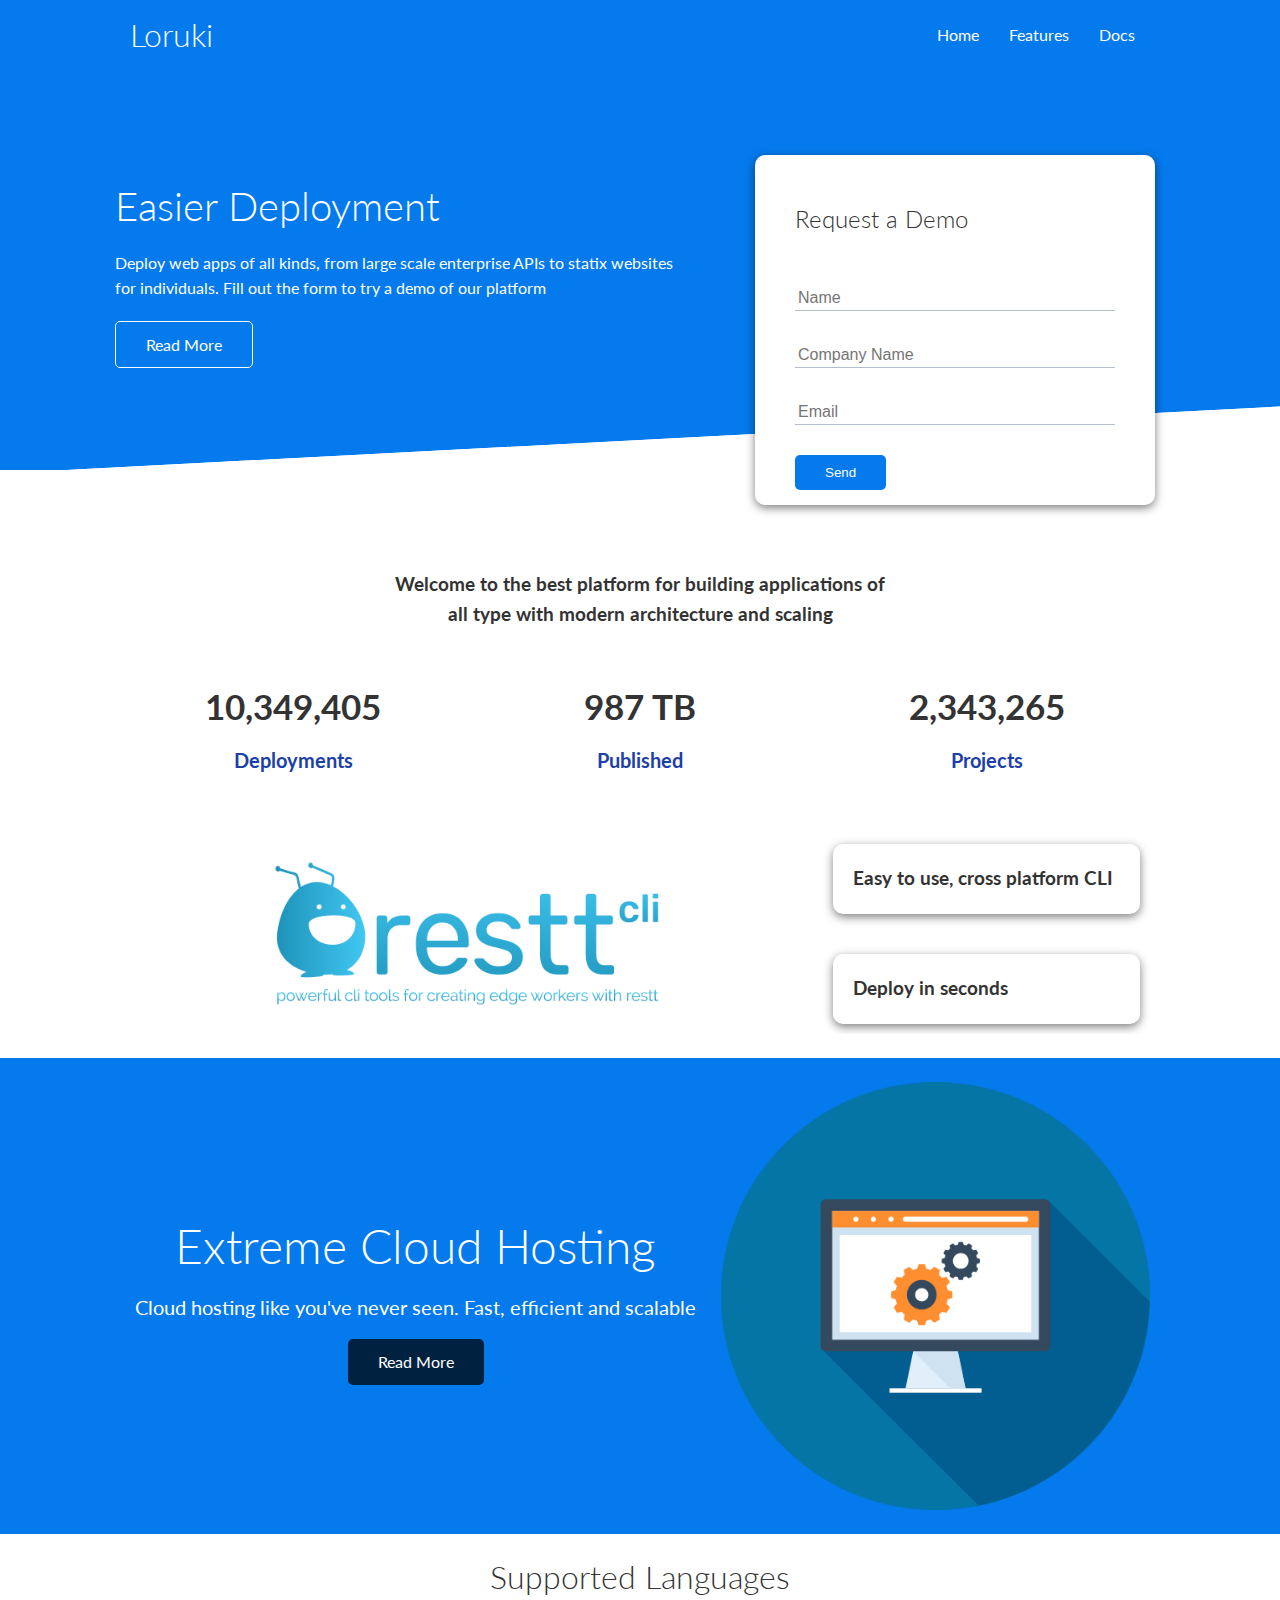
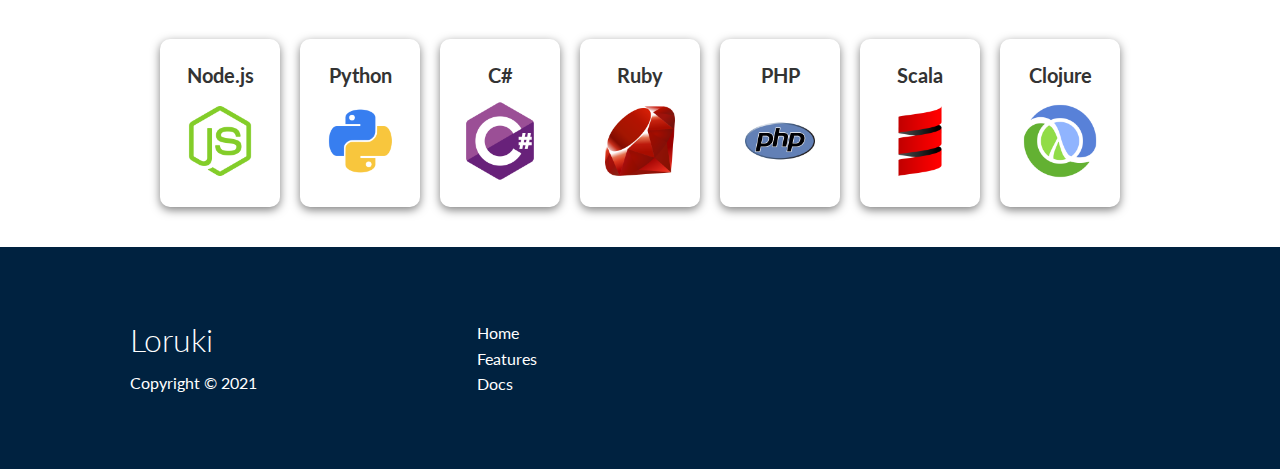
<file: index.html>
<!DOCTYPE html>
<html lang="en">
<head>
    <meta charset="UTF-8">
    <meta http-equiv="X-UA-Compatible" content="IE=edge">
    <meta name="viewport" content="width=device-width, initial-scale=1.0">
    <link rel="stylesheet" href="CSS/utilities.css">
    <link rel="stylesheet" href="CSS/index.css">
    <link rel="stylesheet" href="https://cdnjs.cloudflare.com/ajax/libs/font-awesome/5.15.2/css/all.min.css" integrity="sha512-HK5fgLBL+xu6dm/Ii3z4xhlSUyZgTT9tuc/hSrtw6uzJOvgRr2a9jyxxT1ely+B+xFAmJKVSTbpM/CuL7qxO8w==" crossorigin="anonymous" />
    <title>Loruki | Cloud Hosting For Everyone</title>
</head>
<body>
    <!-- Navbar -->
    <div class="navbar">
        <div class="container flex">
            <h1 class="logo">Loruki</h1>
            <nav>
                <ul>
                    <li><a href="index.html">Home</a></li>
                    <li><a href="features.html">Features</a></li>
                    <li><a href="docs.html">Docs</a></li>
                </ul>
            </nav>
        </div>
    </div>

    <!-- Showcase -->
    <section class="showcase">
        <div class="container grid">
            <div class="showcase-text">
                <h1>Easier Deployment</h1>
                <p>Deploy web apps of all kinds, from large scale enterprise APIs to statix websites for individuals. Fill out the form to try a demo of our platform</p>
                <a href="features.html" class="btn btn-outline">Read More</a>
            </div>

            <div class="showcase-form card">
                <h2>Request a Demo</h2>
                <form name="contact" method="POST" netlify-honeypot="bot-field" data-netlify="true">
                    <input type="hidden" name="form-name" value="contact">
                    <p class="hidden">
                        <label>Don’t fill this out if you’re human: <input name="bot-field" /></label>
                      </p>
                    <div class="form-control">
                        <input type="text" name="name" placeholder="Name" required>
                    </div>

                    <div class="form-control">
                        <input type="text" name="company" placeholder="Company Name" required>
                    </div>

                    <div class="form-control">
                        <input type="email" name="email" placeholder="Email" required>
                    </div>
                    <input type="submit" value="Send" class="btn btn-primary">
                </form>
            </div>
        </div>
    </section>

    <!-- Stats -->
    <section class="stats">
        <div class="container">
            <h3 class="stats-heading text-center my-1">
                Welcome to the best platform for building applications of all type with modern architecture and scaling
            </h3>

            <div class="grid grid-3 text-center my-4">
                <div>
                    <i class="fas fa-server fa-3x"></i>
                    <h3>10,349,405</h3>
                    <p class="text-secondary">Deployments</p>
                </div>
                <div>
                    <i class="fas fa-upload fa-3x"></i>
                    <h3>987 TB</h3>
                    <p class="text-secondary">Published</p>
                </div>
                <div>
                    <i class="fas fa-project-diagram fa-3x"></i>
                    <h3>2,343,265</h3>
                    <p class="text-secondary">Projects</p>
                </div>
            </div>
        </div>
    </section>

    <!-- Cli -->
    <section class="cli">
        <div class="container grid">
            <img src="img/restt.png" alt="logo-node-love">
            <div class="card">
                <h3>Easy to use, cross platform CLI</h3>
            </div>
            <div class="card">
                <h3>Deploy in seconds</h3>
            </div>
        </div>
    </section>

    <!-- Cloud -->
    <section class="cloud bg-primary my-2 py-2">
        <div class="container grid">
            <div class="text-center">
                <h2 class="lg">Extreme Cloud Hosting</h2>
                <p class="lead my-1">Cloud hosting like you've never seen.
                    Fast, efficient and scalable
                </p>
                <a href="features.html" class="btn btn-dark">Read More</a>
            </div>
            <img src="img/computer_77914.png" alt="">
        </div>
    </section>

    <section class="languages">
        <h2 class="md text-center my-2">
            Supported Languages
        </h2>
        <div class="container flex">
            <div class="card">
                <h4>Node.js</h4>
                <img src="img/logo/node-js.png"  alt="">
            </div>
            
            <div class="card">
                <h4>Python</h4>
                <img src="img/logo/python.png"  alt="">
            </div>

            <div class="card">
                <h4>C#</h4>
                <img src="img/logo/c.png"  alt="">
            </div>

            <div class="card">
                <h4>Ruby</h4>
                <img src="img/logo/ruby.png"  alt="">
            </div>

            <div class="card">
                <h4>PHP</h4>
                <img src="img/logo/php.png"  alt="">
            </div>

            <div class="card">
                <h4>Scala</h4>
                <img src="img/logo/scala.png"  alt="">
            </div>

            <div class="card">
                <h4>Clojure</h4>
                <img src="img/logo/clojure.png"  alt="">
            </div>
        </div>
    </section>

    <!-- Footer -->
    <footer class="footer bg-dark py-5">
        <div class="container grid grid-3">
            <div>
                <h1>Loruki</h1>
                <p>Copyright &copy; 2021</p>
            </div>
            <nav>
                <ul>
                    <li><a href="index.html">Home</a></li>
                    <li><a href="features.html">Features</a></li>
                    <li><a href="docs.html">Docs</a></li>
                </ul>
            </nav>
            <div class="social">
                <a href="#"><i class="fab fa-github fa-2x"></i></a>
                <a href="#"><i class="fab fa-facebook fa-2x"></i></a>
                <a href="#"><i class="fab fa-instagram fa-2x"></i></a>
                <a href="#"><i class="fab fa-twitter fa-2x"></i></a>
            </div>
        </div>
    </footer>
</body>
</html>
</file>
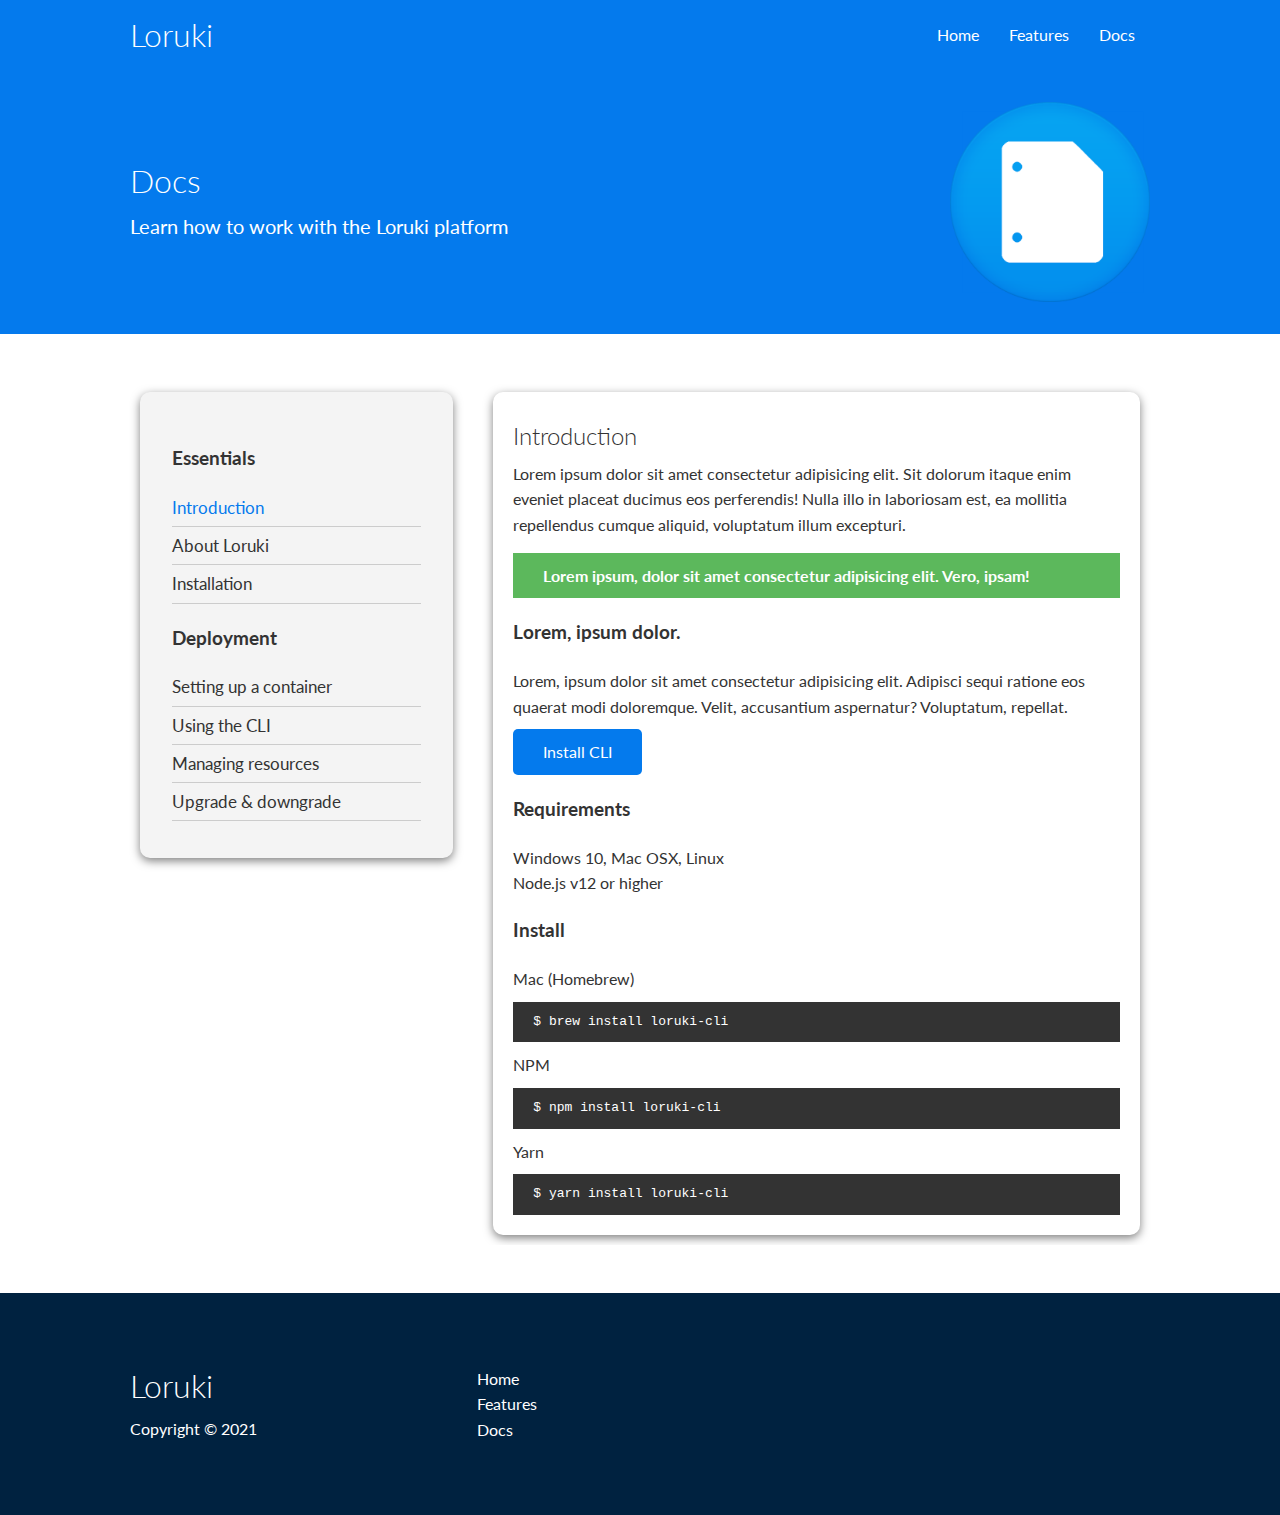
<file: docs.html>
<!DOCTYPE html>
<html lang="en">
<head>
    <meta charset="UTF-8">
    <meta http-equiv="X-UA-Compatible" content="IE=edge">
    <meta name="viewport" content="width=device-width, initial-scale=1.0">
    <link rel="stylesheet" href="CSS/utilities.css">
    <link rel="stylesheet" href="CSS/index.css">
    <link rel="stylesheet" href="https://cdnjs.cloudflare.com/ajax/libs/font-awesome/5.15.2/css/all.min.css" integrity="sha512-HK5fgLBL+xu6dm/Ii3z4xhlSUyZgTT9tuc/hSrtw6uzJOvgRr2a9jyxxT1ely+B+xFAmJKVSTbpM/CuL7qxO8w==" crossorigin="anonymous" />
    <title>Loruki | Cloud Hosting For Everyone</title>
</head>
<body>
    <!-- Navbar -->
    <div class="navbar">
        <div class="container flex">
            <h1 class="logo">Loruki</h1>
            <nav>
                <ul>
                    <li><a href="index.html">Home</a></li>
                    <li><a href="features.html">Features</a></li>
                    <li><a href="docs.html">Docs</a></li>
                </ul>
            </nav>
        </div>
    </div>

    <!-- Head -->
    <section class="docs-head bg-primary py-3">
        <div class="container grid">
            <div>
                <h1 class="xl">Docs</h1>
                <p class="lead">Learn how to work with the Loruki platform</p>
            </div>
            <img src="img/docs.png" alt="">
        </div>
    </section>

    <!-- Docs main -->
    <section class="docs-main my-4">
        <div class="container grid">
            <div class="card bg-light p-3">
                <h3 class="my-2">Essentials</h3>
                <nav>
                    <ul>
                        <li><a class="text-primary" href="#">Introduction</a></li>
                        <li><a href="#">About Loruki</a></li>
                        <li><a href="#">Installation</a></li>
                    </ul>
                </nav>

                <h3 class="my-2">Deployment</h3>
                <nav>
                    <ul>
                        <li><a href="#">Setting up a container</a></li>
                        <li><a href="#">Using the CLI</a></li>
                        <li><a href="#">Managing resources</a></li>
                        <li><a href="#">Upgrade & downgrade</a></li>
                    </ul>
                </nav>
            </div>
            <div class="card">
                <h2>Introduction</h2>
                <p>Lorem ipsum dolor sit amet consectetur adipisicing elit. Sit dolorum itaque enim eveniet placeat ducimus eos perferendis! Nulla illo in laboriosam est, ea mollitia repellendus cumque aliquid, voluptatum illum excepturi.</p>

                <div class="alert alert-success">
                    <i class="fas fa-info"></i>Lorem ipsum, dolor sit amet consectetur adipisicing elit. Vero, ipsam!
                </div>

                <h3>Lorem, ipsum dolor.</h3>
                <p>Lorem, ipsum dolor sit amet consectetur adipisicing elit. Adipisci sequi ratione eos quaerat modi doloremque. Velit, accusantium aspernatur? Voluptatum, repellat.</p>
                <a href="#" class="btn btn-praimary">Install CLI</a>

                <h3>Requirements</h3>
                <ul>
                    <li>Windows 10, Mac OSX, Linux</li>
                    <li>Node.js v12 or higher</li>
                </ul>

                <h3>Install</h3>
                <p>Mac (Homebrew)</p>
                <pre><code>$ brew install loruki-cli</code></pre>
                <p>NPM</p>
                <pre><code>$ npm install loruki-cli</code></pre>
                <p>Yarn</p>
                <pre><code>$ yarn install loruki-cli</code></pre>
            </div>
        </div>
    </section>

    <!-- Footer -->
    <footer class="footer bg-dark py-5">
        <div class="container grid grid-3">
            <div>
                <h1>Loruki</h1>
                <p>Copyright &copy; 2021</p>
            </div>
            <nav>
                <ul>
                    <li><a href="index.html">Home</a></li>
                    <li><a href="features.html">Features</a></li>
                    <li><a href="docs.html">Docs</a></li>
                </ul>
            </nav>
            <div class="social">
                <a href="#"><i class="fab fa-github fa-2x"></i></a>
                <a href="#"><i class="fab fa-facebook fa-2x"></i></a>
                <a href="#"><i class="fab fa-instagram fa-2x"></i></a>
                <a href="#"><i class="fab fa-twitter fa-2x"></i></a>
            </div>
        </div>
    </footer>
</body>
</html>
</file>
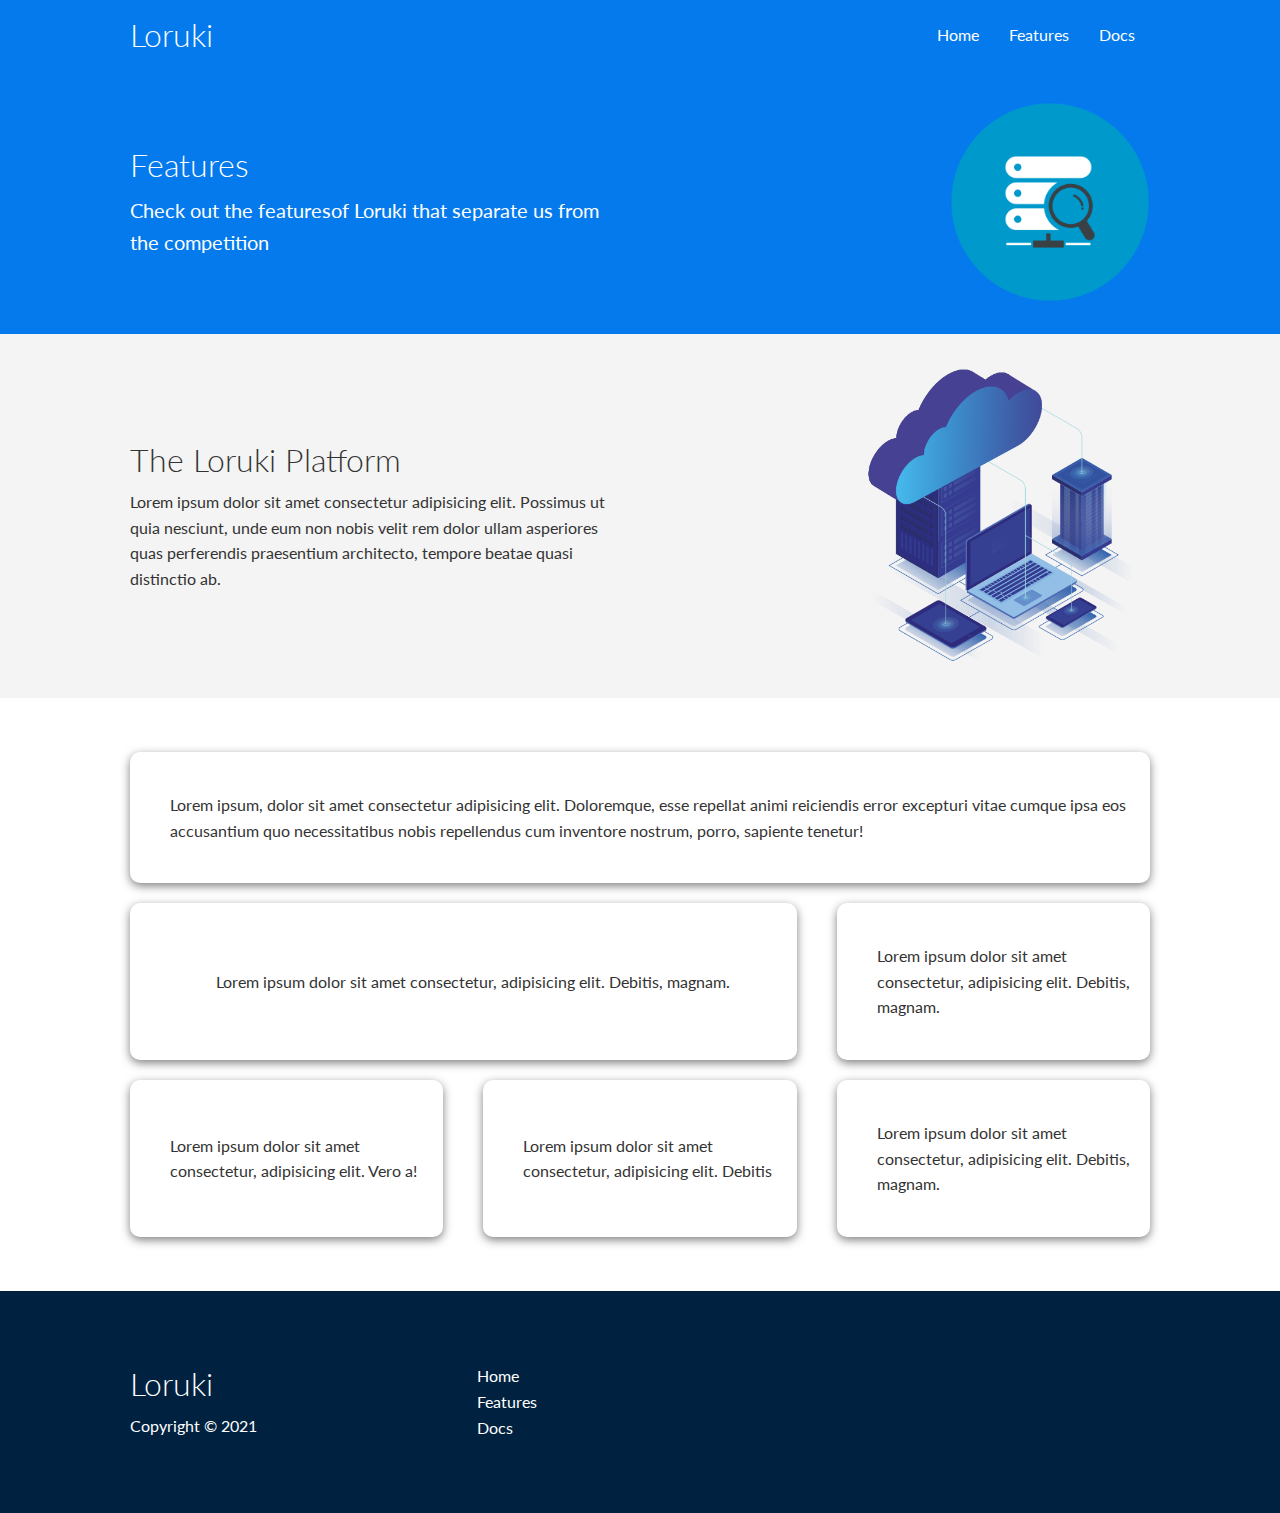
<file: features.html>
<!DOCTYPE html>
<html lang="en">
<head>
    <meta charset="UTF-8">
    <meta http-equiv="X-UA-Compatible" content="IE=edge">
    <meta name="viewport" content="width=device-width, initial-scale=1.0">
    <link rel="stylesheet" href="CSS/utilities.css">
    <link rel="stylesheet" href="CSS/index.css">
    <link rel="stylesheet" href="https://cdnjs.cloudflare.com/ajax/libs/font-awesome/5.15.2/css/all.min.css" integrity="sha512-HK5fgLBL+xu6dm/Ii3z4xhlSUyZgTT9tuc/hSrtw6uzJOvgRr2a9jyxxT1ely+B+xFAmJKVSTbpM/CuL7qxO8w==" crossorigin="anonymous" />
    <title>Loruki | Cloud Hosting For Everyone</title>
</head>
<body>
    <!-- Navbar -->
    <div class="navbar">
        <div class="container flex">
            <h1 class="logo">Loruki</h1>
            <nav>
                <ul>
                    <li><a href="index.html">Home</a></li>
                    <li><a href="features.html">Features</a></li>
                    <li><a href="docs.html">Docs</a></li>
                </ul>
            </nav>
        </div>
    </div>

    <!-- Head -->
    <section class="features-head bg-primary py-3">
        <div class="container grid">
            <div>
                <h1 class="xl">Features</h1>
                <p class="lead">Check out the featuresof Loruki that separate us from the competition</p>
            </div>
            <img src="img/server.png" alt="">
        </div>
    </section>

    <!-- Sub head -->
    <section class="features-sub-head bg-light py-3">
        <div class="container grid">
            <div>
                <h1 class="md">The Loruki Platform</h1>
                <p>Lorem ipsum dolor sit amet consectetur adipisicing elit. Possimus ut quia nesciunt, unde eum non nobis velit rem dolor ullam asperiores quas perferendis praesentium architecto, tempore beatae quasi distinctio ab.</p>
            </div>
            <img src="img/wi-fi.png" alt="">
        </div>
    </section>

    <section class="features-main my-2">
        <div class="container grid grid-3">
            <div class="card flex">
                <i class="fas fa-server fa-3x"></i>
                <p>Lorem ipsum, dolor sit amet consectetur adipisicing elit. Doloremque, esse repellat animi reiciendis error excepturi vitae cumque ipsa eos accusantium quo necessitatibus nobis repellendus cum inventore nostrum, porro, sapiente tenetur!</p>
            </div>
            <div class="card flex">
                <i class="fas fa-network-wired fa-3x"></i>
                <p>Lorem ipsum dolor sit amet consectetur, adipisicing elit. Debitis, magnam.</p>
            </div>
            <div class="card flex">
                <i class="fas fa-laptop-code fa-3x"></i>
                <p>Lorem ipsum dolor sit amet consectetur, adipisicing elit. Debitis, magnam.</p>
            </div>
            <div class="card flex">
                <i class="fas fa-database fa-3x"></i>
                <p>Lorem ipsum dolor sit amet consectetur, adipisicing elit. Vero a!</p>
            </div>
            <div class="card flex">
                <i class="fas fa-power-off fa-3x"></i>
                <p>Lorem ipsum dolor sit amet consectetur, adipisicing elit. Debitis</p>
            </div>
            <div class="card flex">
                <i class="fas fa-upload fa-3x"></i>
                <p>Lorem ipsum dolor sit amet consectetur, adipisicing elit. Debitis, magnam.</p>
            </div>
        </div>
    </section>

    <!-- Footer -->
    <footer class="footer bg-dark py-5">
        <div class="container grid grid-3">
            <div>
                <h1>Loruki</h1>
                <p>Copyright &copy; 2021</p>
            </div>
            <nav>
                <ul>
                    <li><a href="index.html">Home</a></li>
                    <li><a href="features.html">Features</a></li>
                    <li><a href="docs.html">Docs</a></li>
                </ul>
            </nav>
            <div class="social">
                <a href="#"><i class="fab fa-github fa-2x"></i></a>
                <a href="#"><i class="fab fa-facebook fa-2x"></i></a>
                <a href="#"><i class="fab fa-instagram fa-2x"></i></a>
                <a href="#"><i class="fab fa-twitter fa-2x"></i></a>
            </div>
        </div>
    </footer>
</body>
</html>
</file>
<file: CSS/utilities.css>
.container {
    max-width: 1100px;
    margin: 0 auto;
    overflow: auto;
    padding: 0 40px;
}

.card {
    background-color: #fff;
    color: #333;
    border-radius: 10px;
    box-shadow: 0 3px 10px rgba(0, 0, 0, 0.5);
    padding: 20px;
    margin: 10px;
}

.btn {
    display: inline-block;
    padding: 10px 30px;
    cursor: pointer;
    background: var(--primary-color);
    color: #fff;
    border: none;
    border-radius: 5px;
}

.btn-outline {
    background-color: transparent;
    border: 1px solid #fff;
}

.btn:hover {
    transform: scale(0.95);
}

/* Background & colored buttons */
.bg-primary,
.btn-primary {
    background-color: var(--primary-color);
    color: #fff;
}

.bg-secondary,
.btn-secondary {
    background-color: var(--secondary-color);
    color: #fff;
}

.bg-dark,
.btn-dark {
    background-color: var(--dark-color);
    color: #fff;
}

.bg-light,
.btn-light {
    background-color: var(--light-color);
    color: #333;
}

.bg-primary a,
.btn-primary a,
.bg-secondary a,
.btn-secondary a,
.bg-dark a,
.btn-dark a {
    color: #fff;
}

/* Text colors */
.text-primary {
    color: var(--primary-color);
    
}

.text-secondary {
    color: var(--secondary-color);
    
}

.text-dark {
    color: var(--dark-color);
    
}

.text-light {
    color: var(--light-color);
    
}

/* Text sizes */
.lead {
    font-size: 20px;
}

.sm {
    font-size: 1rem;
}

.md {
    font-size: 2rem;
}

.lg {
    font-size: 3rem;
}

.xl {
    font: size 3px;
}

.text-center {
    text-align: center;
}

/* Alert */
.alert {
    background-color: var(--light-color);
    padding: 10px 20px;
    font-weight: bold;
    margin: 15px 0;
}

.alert i {
    margin-right: 10px;
}

.alert-success {
    background-color: var(--success-color);
    color: #fff;
}

.alert-error {
    background-color: var(--error-color);
    color: #fff;
}

.flex {
    display: flex;
    justify-content: center;
    align-items: center;
    height: 100%;
}

.grid {
    display: grid;
    grid-template-columns: repeat(2, 1fr);
    gap: 20px;
    justify-content: center;
    align-items: center;
    height: 100%;
}

.grid-3 {
    grid-template-columns: repeat(3, 1fr);
}

/* Margin */
.my-1 {
    margin: 1rem 0;
}
.my-2 {
    margin: 1.5rem 0;
}
.my-3 {
    margin: 2rem 0;
}
.my-4 {
    margin: 3rem 0;
}
.my-5 {
    margin: 4rem 0;
}

.m-1 {
    margin: 1rem ;
}
.m-2 {
    margin: 1.5rem ;
}
.m-3 {
    margin: 2rem ;
}
.m-4 {
    margin: 3rem ;
}
.m-5 {
    margin: 4rem ;
}

/* Paddin */
.py-1 {
    padding: 1rem 0;
}
.py-2 {
    padding: 1.5rem 0;
}
.py-3 {
    padding: 2rem 0;
}
.py-4 {
    padding: 3rem 0;
}
.py-5 {
    padding: 4rem 0;
}

.p-1 {
    padding: 1rem ;
}
.p-2 {
    padding: 1.5rem ;
}
.p-3 {
    padding: 2rem ;
}
.p-4 {
    padding: 3rem ;
}
.p-5 {
    padding: 4rem ;
}
</file>
<file: CSS/index.css>
@import url('https://fonts.googleapis.com/css2?family=Lato:wght@300&display=swap');

:root {
    --primary-color: #047aed;
    --secondary-color: #1c3fa8;
    --dark-color: #002240;
    --light-color: #f4f4f4;
    --success-color: #5cb85c;
    --error-color: #d9534f;
}

* {
    box-sizing: border-box;
    padding: 0;
    margin: 0;
}

body {
    font-family: 'Lato', sans-serif;
    color: #333;
    line-height: 1.6;
}

ul {
    list-style-type: none;
}

a {
    text-decoration: none;
    color: #333;
}

h1,h2 {
    font-weight: 300;
    line-height: 1.2;
    margin: 10px 0;
}

p {
    margin: 10px 0;
}

img {
    width: 100%;
}

code,
pre {
    background: #333;
    color: #fff;
    padding: 10px;
}

.hidden {
    visibility: hidden;
    height: 0;
}

/* Navbar */
.navbar {
    background-color: var(--primary-color);
    color: #fff;
    height: 70px;
}
.navbar ul {
    display: flex;
}
.navbar a {
    color: #fff;
    padding: 10px;
    margin: 0 5px;
}
.navbar a:hover {
    border-bottom: 2px solid #fff;
}
.navbar .flex {
    justify-content: space-between;
}

/* Showcase */
.showcase {
    height: 400px;
    background-color: var(--primary-color);
    color: #fff;
    position: relative;
}

.showcase h1 {
    font-size: 40px;
}

.showcase p {
    margin: 20px 0;
}

.showcase .grid {
    grid-template-columns: 55% 45%;
    gap: 30px;
    overflow: visible;
}

.showcase-text {
    animation: slideInFromLeft 1s ease-in;
}

.showcase-form {
    position: relative;
    top: 60px;
    height: 350px;
    width: 400px;
    padding: 40px;
    z-index: 100;
    justify-self: flex-end;
    animation: slideInFromRight 1s ease-in;
}

.showcase-form .form-control {
    margin: 30px 0;
}

.showcase-form input[type='text'],
.showcase-form input[type='email'] {
    border: 0;
    border-bottom: 1px solid #b4becd;
    width: 100%;
    padding: 3px;
    font-size: 16px;
}

.showcase-form input:focus {
    outline: none;
}

.showcase::before,.showcase::after {
    content: '';
    position: absolute;
    height: 100px;
    bottom: -70px;
    right: 0;
    left: 0;
    background: #fff;
    transform: skewY(-3deg);
    -webkit-transform: skewY(-3deg);
    -moz-transform: skewY(-3deg);
    -ms-transform: skewY(-3deg);
}

/* Stats */
.stats {
    padding-top: 100px;
    animation: slideInFromBottom 1s ease-in;
}

.stats-heading {
    max-width: 500px;
    margin: auto;
}

.stats .grid h3 {
    font-size: 35px;
}

.stats .grid p {
    font-size: 20px;
    font-weight: bold;
}

/* Cli */
.cli .grid {
    grid-template-columns: repeat(3, 1fr);
    grid-template-rows: repeat(2, 1fr);
}

.cli .grid > *:first-child {
    grid-column: 1 / span 2;
    grid-row: 1 / span 2;
}

/* Cloud */
.cloud .grid {
    grid-template-columns: 4fr 3fr;
}

.languages .flex {
    flex-wrap: wrap;
}

/* Languages */
.languages .card {
    text-align: center;
    margin: 18px 10px 40px;
    transition: transform 0.2s ease-in;
}

.languages .card h4 {
    font-size: 20px;
    margin-bottom: 10px;
}

.card img {
    width: 80px;
}

.languages .card:hover {
    transform: translateY(-15px);
}

/* Features */
.features-head img, .docs-head img{
    width: 200px;
    justify-self: flex-end;
}

.features-sub-head img {
    width: 300px;
    justify-self: flex-end;
}

.features-main .card > i {
    margin-right: 20px;
}

.features-main .grid {
    padding: 30px;
}

.features-main .grid > *:first-child {
    grid-column: 1 / span 3;
}

.features-main .grid > *:nth-child(2) {
    grid-column: 1 / span 2;
}

/* Docs */
.docs-main h3 {
    margin: 20px 0;
}

.docs-main .grid {
    grid-template-columns: 1fr 2fr;
    align-items: flex-start;
}

.docs-main nav li {
    font-size: 17px;
    padding-bottom: 5px;
    margin-bottom: 5px;
    border-bottom: 1px solid #ccc;
}

.docs-main a:hover {
    font-weight: bold;
}

/* Footer */
.footer .social a {
    margin: 0 10px;
}

/* Animation */
@keyframes slideInFromLeft {
    0% {
        transform: translateX(-100%);
    }

    100% {
        transform: translateX(0);
    }
}

@keyframes slideInFromRight {
    0% {
        transform: translateX(100%);
    }

    100% {
        transform: translateX(0);
    }
}

@keyframes slideInFromTop {
    0% {
        transform: translateY(-100%);
    }

    100% {
        transform: translateX(0);
    }
}

@keyframes slideInFromBottom {
    0% {
        transform: translateY(100%);
    }

    100% {
        transform: translateX(0);
    }
}



/* Tablets and under */
@media (max-width: 768px) {
    .grid,
    .showcase .grid,
    .stats .grid,
    .cli .grid,
    .cloud .grid,
    .features-main .grid,
    .docs-main .grid {
        grid-template-columns: 1fr;
        grid-template-rows: 1fr;
    }

    .showcase {
        height: auto;
    }

    .showcase-text {
        text-align: center;
        margin-top: 40px;
        animation: slideInFromTop 1s ease-in;
    }

    .showcase-form {
        justify-self: center;
        margin: auto;
        animation: slideInFromBottom 1s ease-in;
    }

    .cli .grid > *:first-child {
        grid-column: 1;
        grid-row: 1;
    }

    .features-head,
    .features-sub-head,
    .docs-head {
        text-align: center;
    }

    .features-head img,
    .features-sub-head img,
    .docs-head img {
        justify-self: center;
    }

    .features-main .grid > *:first-child,
    .features-main .grid > *:nth-child(2) {
        grid-column: 1;
    }
}

/* Mobile */
@media (max-width:500px) {
    .navbar {
        height: 110px;
    }
    .navbar .flex {
        flex-direction: column;
    }
    .navbar ul {
        padding: 10px;
        background-color: rgba(0, 0, 0, 0.1);
    }
}
</file>
